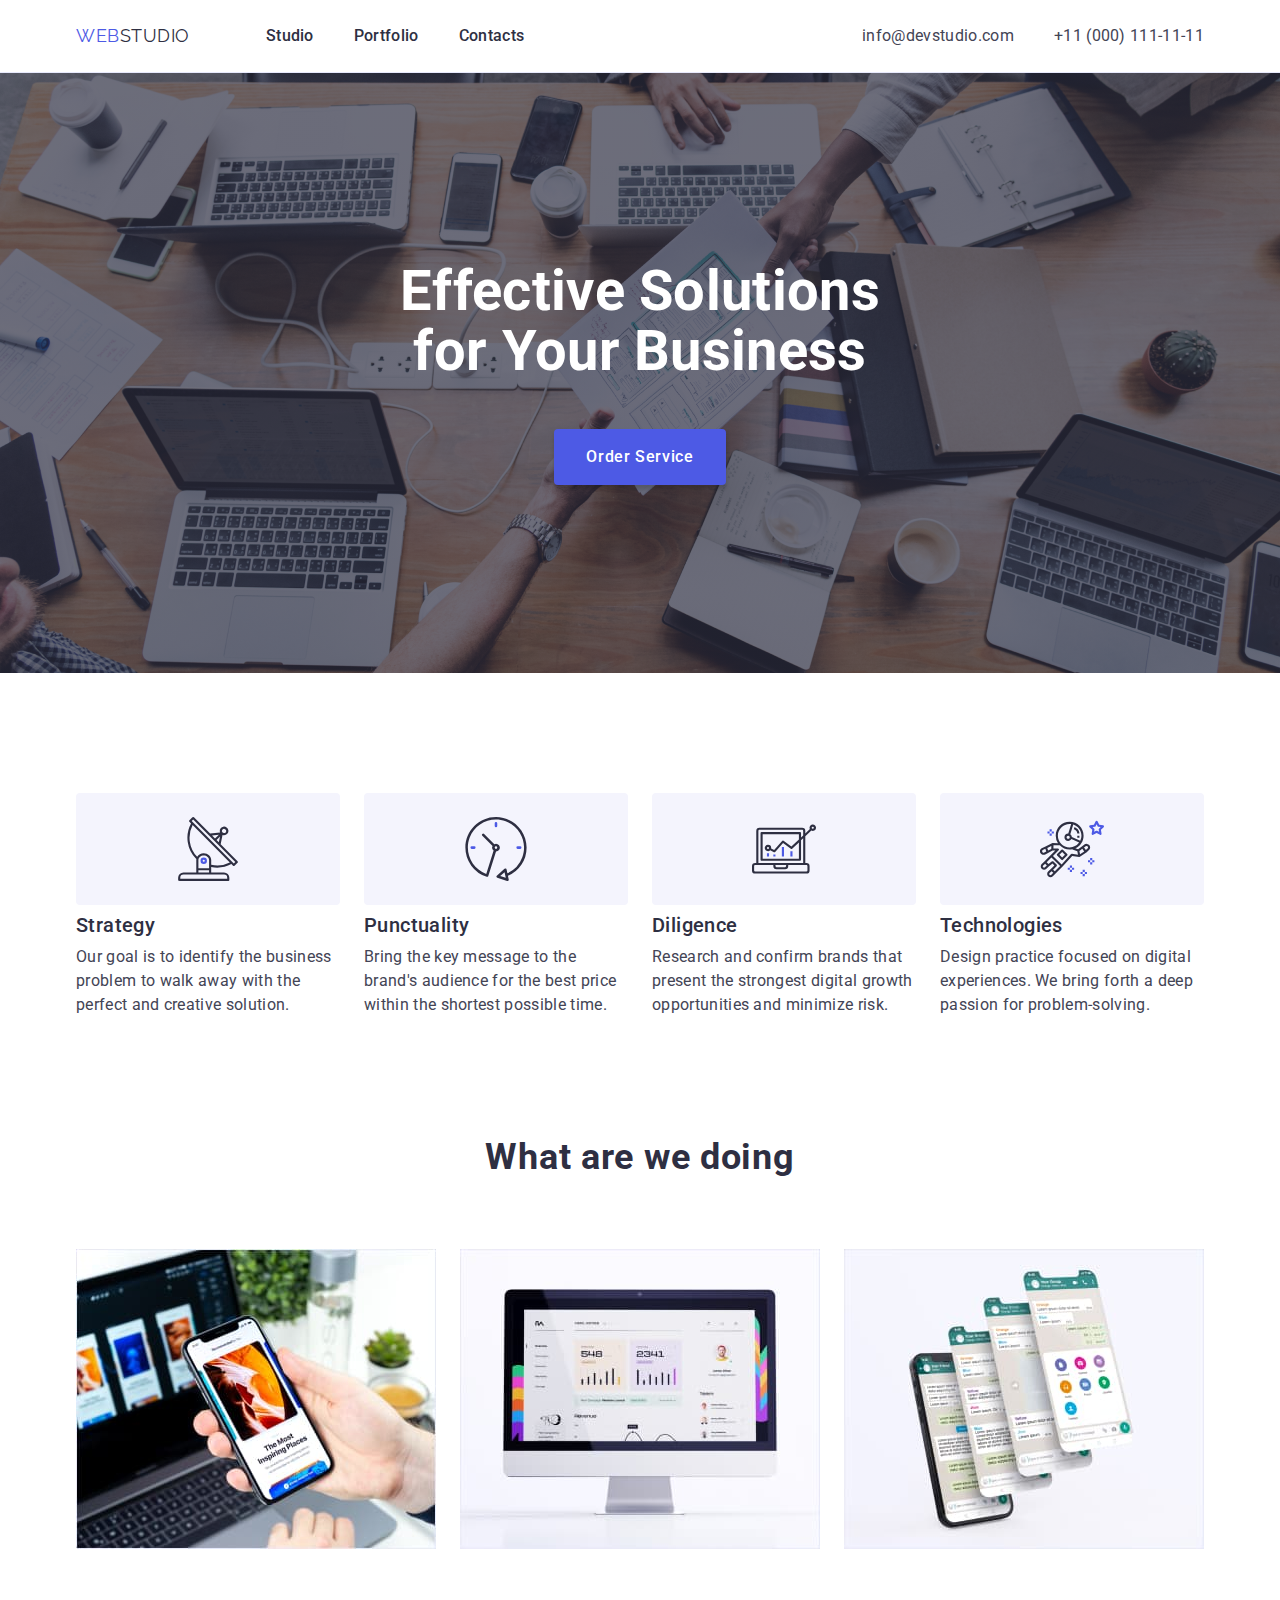
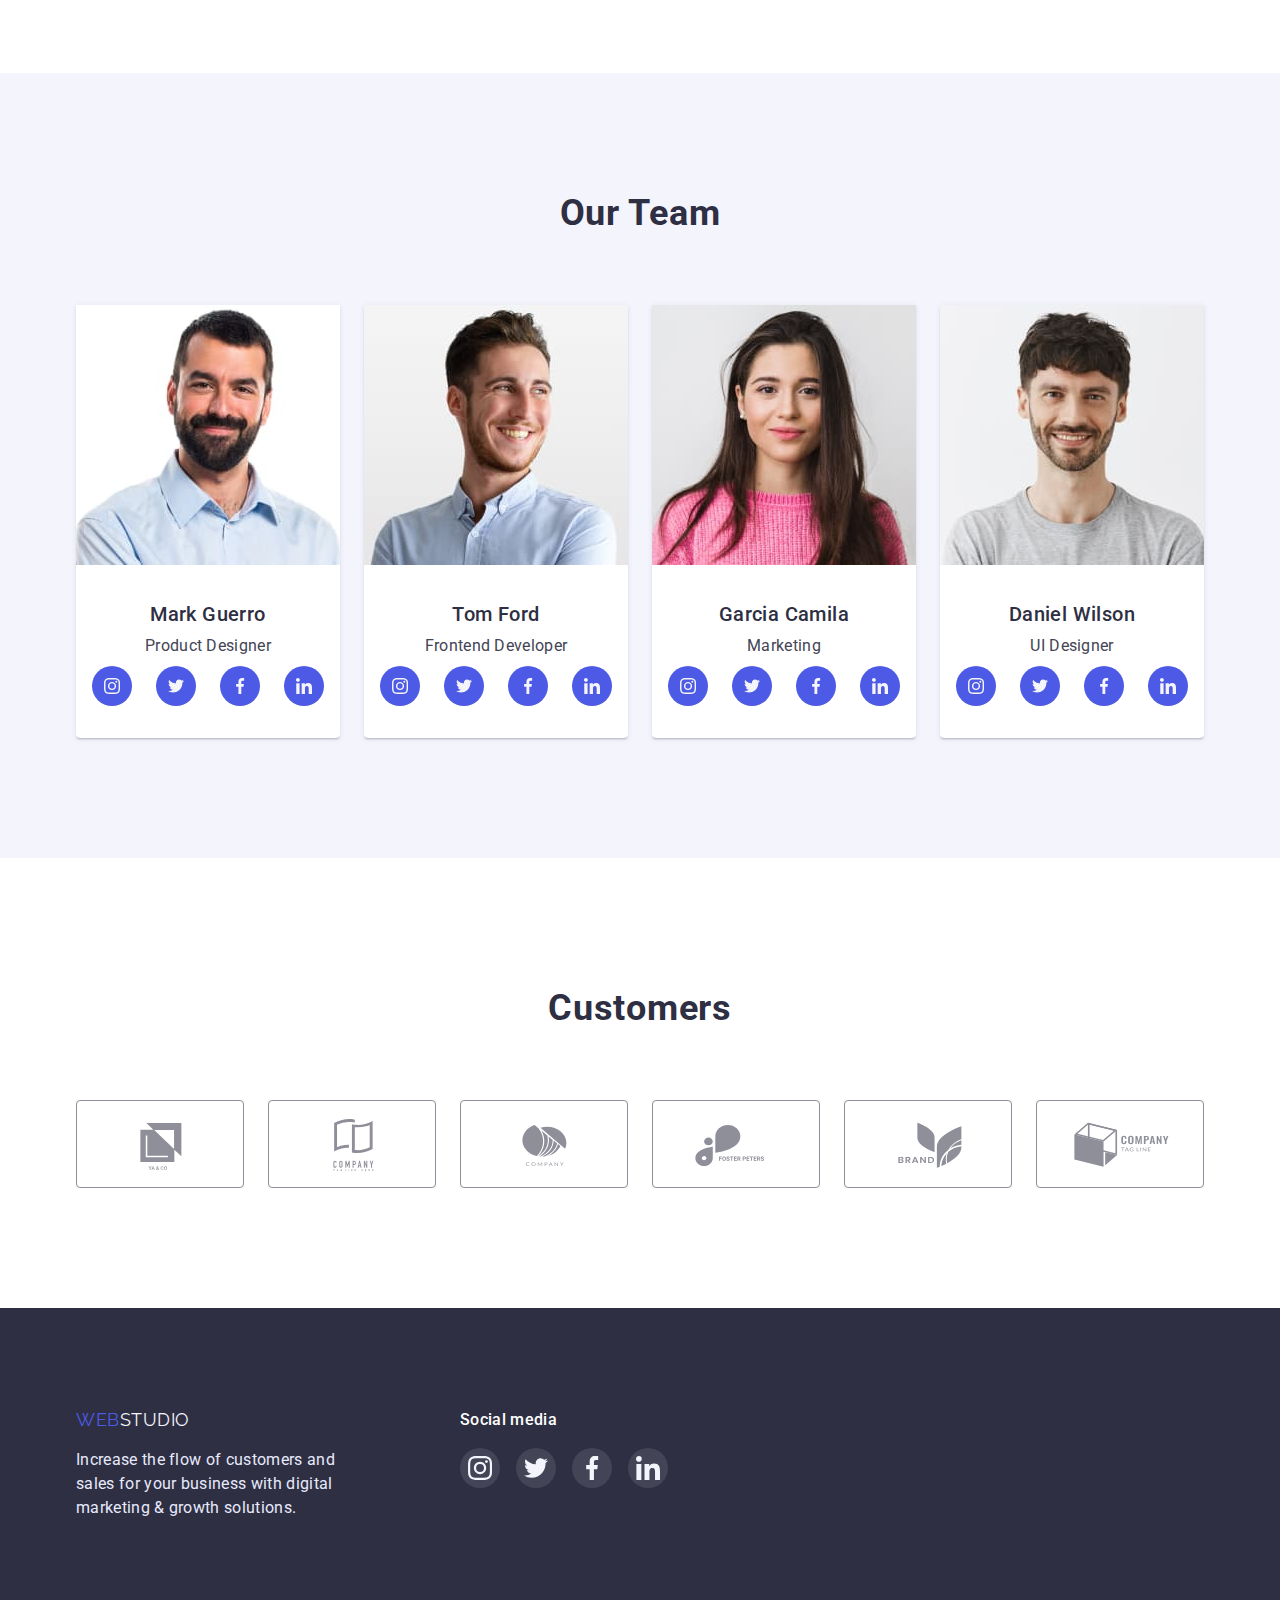
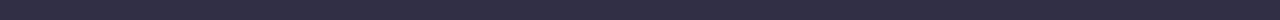
<file: index.html>
<!DOCTYPE html>
<html lang="en">
  <head>
    <meta charset="UTF-8" />
    <meta http-equiv="X-UA-Compatible" content="IE=edge" />
    <meta name="viewport" content="width=device-width, initial-scale=1.0" />
    <title>Homework</title>
    <!-- Fonts -->
    <link rel="preconnect" href="https://fonts.googleapis.com">
    <link rel="preconnect" href="https://fonts.gstatic.com" crossorigin>
    <link href="https://fonts.googleapis.com/css2?family=Raleway:wght@800&family=Roboto:wght@400;500;700&display=swap" rel="stylesheet">
    <!-- Custom styles -->
    <link rel="stylesheet" href="https://cdn.jsdelivr.net/npm/modern-normalize@1.1.0/modern-normalize.min.css">
    <link rel="stylesheet" href="./css/styles.css">
  </head>
  <body>
    <!--Top line-->
    <header class="header">
      
      <div class="header-container container">
     <a class="header-logo link" href="./index.html">WEB<span class="studio-letter">STUDIO</span></a>
     <nav class="header-nav">
        <ul class="header-list">
          <li><a href="./index.html" class="header-item link">Studio</a></li>
          <li><a href="./portfolio.html" class="header-item link">Portfolio</a></li>
          <li><a href="./portfolio.html" class="header-item link">Contacts</a></li>
        </ul>
      </nav>
      <address>
        <ul class="header-container">
        <li class="url"><a href="mailto:info@devstudio.com" class="address link">info@devstudio.com
        </a></li>
        <li class="url"><a href="tel:+110001111111" class="number link ">+11 (000) 111-11-11
        </a></li>
      </ul>
        </address>
</div>
    </header>

    <main>
    <!--Hero section-->
    <section class="hero-sec">
      <div class="hero-container container">
    
     
      <h1 class="caption">Effective Solutions for Your Business</h1>
    
   
      <!-- <div class="main-button"> -->
      <button type="button" class="hero-button">
        Order Service
      </button>
    </div>
    </section>
    <!--Main section-->
    <!--Section 1-->
    <section class="section">
      <div class="container">
        <ul class="main-links">
          <li class="main-border">
            <a class="feature" href aria-label="antenna link">
              <svg class="rectangles" width="64" height="64">
                <use href="./images/icons.svg#antenna"></use>
              </svg>
            </a>
          </li>
          <li>
            <a class="feature" href aria-label="antenna link">
              <svg class="rectangles" width="64" height="64">
                <use href="./images/icons.svg#clock"></use>
              </svg>
            </a>
          </li>
          <li>
            <a class="feature" href aria-label="antenna link">
              <svg class="rectangles" width="64" height="64">
                <use href="./images/icons.svg#diagram"></use>
              </svg>
            </a>
          </li>
          <li>
            <a class="feature" href aria-label="antenna link">
              <svg class="rectangles" width="64" height="64">
                <use href="./images/icons.svg#astronaut"></use>
              </svg>
            </a>
          </li>
        </ul>
      <ul class="first-sec">

        <li class="list">
          


            <h3 class="point">Strategy</h3>
          <p class="pharagraphs">
            
            Our goal is to identify the business problem to walk away with the
            perfect and creative solution.
         
          </p>
       
        </li>
        <li class="list">
          
          <h3 class="point">Punctuality</h3>
          <p class="pharagraphs"> 
            Bring the key message to the brand's audience for the best price
            within the shortest possible time.
          
          </p>
        
        </li>
        <li class="list">
          
          <h3 class="point">Diligence</h3>
          <p class="pharagraphs">
            
            Research and confirm brands that present the strongest digital
            growth opportunities and minimize risk.
          
          </p>
        </li>
        <li class="list">
          <h3 class="point">Technologies</h3>
          <p class="pharagraphs">
          
            Design practice focused on digital experiences. We bring forth a
            deep passion for problem-solving.
          
          </p>
        </li>
      </ul>
    </div>
    </section>
    <!--Section 2-->
    
    <section class="section subtitle">
      <div class="container">
      <h2 class="text">What are we doing</h2>
      <ul class="second-sec">
        <li class="list"><img src="./images/rectangle.jpg" alt="Our statistics" width="360" height="300" ></li>
        <li class="list"><img src="./images/rectangle1.jpg" alt="Communication in social media" width="360" height="300" ></li>
        <li class="list"><img src="./images/rectangle2.jpg" alt="Inspiring places" width="360" height="300" ></li>
      </ul>
    </section>


    <!--Section 3-->
    <section class="section third-sec">
      <div class="container">
      <h2 class="banner">Our Team</h2>
      <ul class="team">
        <div class="border-box">
        <li class="list"><img src="./images/img1.jpg" alt="Team member (Mark Guerro)" width="264" height="260" />
          <div class="boxes">
        <h3 class="names">Mark Guerro</h3>
        <p class="subjects">Product Designer</p>
        <ul class="society-items">
          <li>
            <a class="society-links" href aria-label="Instagram link">
              <svg class="society-icon" width="16" height="16">
                <use href="./images/icons.svg#instagram"></use>
              </svg>
            </a>
          </li>
          <li>
            <a class="society-links" href aria-label="Twitter link">
              <svg class="society-icon" width="16" height="16">
                <use href="./images/icons.svg#twitter"></use>
              </svg>
            </a>
          </li>
          <li>
            <a class="society-links" href aria-label="Facebook link">
              <svg class="society-icon" width="16" height="16">
                <use href="./images/icons.svg#facebook"></use>
              </svg>
            </a>
          </li>
          <li>
            <a class="society-links" href aria-label="Linkedin link">
              <svg class="society-icon" width="16" height="16">
                <use href="./images/icons.svg#linkedin"></use>
              </svg>
            </a>
          </li>
        </ul>
      </div>
      </div>
        </li>
        <div class="border-box">
        <li class="list"><img src="./images/img2.jpg" alt=" Team member (Tom Ford)" width="264" height="260" />
          <div class="boxes">
        <h3 class="names">Tom Ford</h3>
        <p class="subjects">Frontend Developer</p>
        <ul class="society-items">
          <li>
            <a class="society-links" href aria-label="Instagram link">
              <svg class="society-icon" width="16" height="16">
                <use href="./images/icons.svg#instagram"></use>
              </svg>
            </a>
          </li>
          <li>
            <a class="society-links" href aria-label="Twitter link">
              <svg class="society-icon" width="16" height="16">
                <use href="./images/icons.svg#twitter"></use>
              </svg>
            </a>
          </li>
          <li>
            <a class="society-links" href aria-label="Facebook link">
              <svg class="society-icon" width="16" height="16">
                <use href="./images/icons.svg#facebook"></use>
              </svg>
            </a>
          </li>
          <li>
            <a class="society-links" href aria-label="Linkedin link">
              <svg class="society-icon" width="16" height="16">
                <use href="./images/icons.svg#linkedin"></use>
              </svg>
            </a>
          </li>
        </ul>
      </div>
    </div>
        </li>
        <div class="border-box">
        <li class="list"><img src="./images/img3.jpg" alt="Team member (Camila Garcia)" width="264" height="260" />
          <div class="boxes">
        <h3 class="names">Garcia Camila</h3>
        <p class="subjects">Marketing</p>
        <ul class="society-items">
          <li>
            <a class="society-links" href aria-label="Instagram link">
              <svg class="society-icon" width="16" height="16">
                <use href="./images/icons.svg#instagram"></use>
              </svg>
            </a>
          </li>
          <li>
            <a class="society-links" href aria-label="Twitter link">
              <svg class="society-icon" width="16" height="16">
                <use href="./images/icons.svg#twitter"></use>
              </svg>
            </a>
          </li>
          <li>
            <a class="society-links" href aria-label="Facebook link">
              <svg class="society-icon" width="16" height="16">
                <use href="./images/icons.svg#facebook"></use>
              </svg>
            </a>
          </li>
          <li>
            <a class="society-links" href aria-label="Linkedin link">
              <svg class="society-icon" width="16" height="16">
                <use href="./images/icons.svg#linkedin"></use>
              </svg>
            </a>
          </li>
        </ul>
      </div>
      </div>
        </li>
        <div class="border-box">
        <li class="list"><img src="./images/img4.jpg" alt="Team member (Daniel Wilson)" width="264" height="260" />
          <div class="boxes">
        <h3 class="names">Daniel Wilson</h3>
        <p class="subjects">UI Designer</p>
        <ul class="society-items">
          <li>
            <a class="society-links" href aria-label="Instagram link">
              <svg class="society-icon" width="16" height="16">
                <use href="./images/icons.svg#instagram"></use>
              </svg>
            </a>
          </li>
          <li>
            <a class="society-links" href aria-label="Twitter link">
              <svg class="society-icon" width="16" height="16">
                <use href="./images/icons.svg#twitter"></use>
              </svg>
            </a>
          </li>
          <li>
            <a class="society-links" href aria-label="Facebook link">
              <svg class="society-icon" width="16" height="16">
                <use href="./images/icons.svg#facebook"></use>
              </svg>
            </a>
          </li>
          <li>
            <a class="society-links" href aria-label="Linkedin link">
              <svg class="society-icon" width="16" height="16">
                <use href="./images/icons.svg#linkedin"></use>
              </svg>
            </a>
          </li>
        </ul>
      </div>
      </div>
        </li>
      </ul> 
      </div>
    </section>
    <!-- Section 4 -->
    <section class="section customers">
      <div class="container">
      <h2 class="text">Customers</h2>
      <ul class="custom-items">
        <li class="border-customers">
          <a class="custom-links" href aria-label="YA&CO">
          <svg class="custom-icon">
            <use href="./images/icons.svg#logo_1"></use>
          </svg>
        </a>
        </li>
        <li class="border-customers">
          <a class="custom-links" href aria-label="Company-1">
          <svg class="custom-icon">
            <use href="./images/icons.svg#logo_2"></use>
          </svg>
        </a>
        </li>
        <li class="border-customers">
          <a class="custom-links" href aria-label="Company-2">
          <svg class="custom-icon">
            <use href="./images/icons.svg#logo_3"></use>
          </svg>
        </a>
        </li>
        <li class="border-customers">
          <a class="custom-links" href aria-label="Foster peters">
          <svg class="custom-icon" >
            <use href="./images/icons.svg#logo_4"></use>
          </svg>
        </a>
        </li>
        <li class="border-customers">
          <a class="custom-links" href aria-label="Brand">
          <svg class="custom-icon">
            <use href="./images/icons.svg#logo_5"></use>
          </svg>
        </a>
        </li>
        <li class="border-customers">
          <a class="custom-links" href aria-label="Company-3">
          <svg class="custom-icon" >
            <use href="./images/icons.svg#logo_6"></use>
          </svg>
        </a>
        </li>
      </ul>
    </div>
    </section>

</main>
    <!--Footer-->
      <footer class="footer">
        <div class="container">
          <div class="social-media-container">
          <div class="left-side-footer">
        <a href="./index.html" class="footer-logo link">WEB<span class="studio-letter-2">STUDIO</span></a>
      <p class="desc">
        Increase the flow of customers and sales for your business with digital
        marketing & growth solutions.
      </p>
    </div>
      <div class="right-side-footer">
      <h5 class="social-media">Social media</h5>  
      <ul class="society-footer">
        <li>
          <a class="soc-links" href aria-label="Instagram link">
            <svg class="" width="24" height="24">
              <use href="./images/icons.svg#instagram">
              </use>
            </svg>
          </a>
        </li>
        <li>
          <a class="soc-links" href aria-label="Twitter link">
          <svg class="" width="24" height="24">
            <use href="./images/icons.svg#twitter">
            </use>
          </svg>
        </a></li>
        <li>
          <a class="soc-links" href aria-label="Facebook link">
          <svg class="" width="24" height="24">
            <use href="./images/icons.svg#facebook">
            </use>
          </svg>
        </a></li>
        <li>
          <a class="soc-links" href aria-label="Linkedin link">
          <svg class="" width="24" height="24">
            <use href="./images/icons.svg#linkedin">
            </use>
          </svg>
        </a></li>
      </ul>
    </div>
  </div>
    </div>
    </footer>
  </body>
</html>
</file>
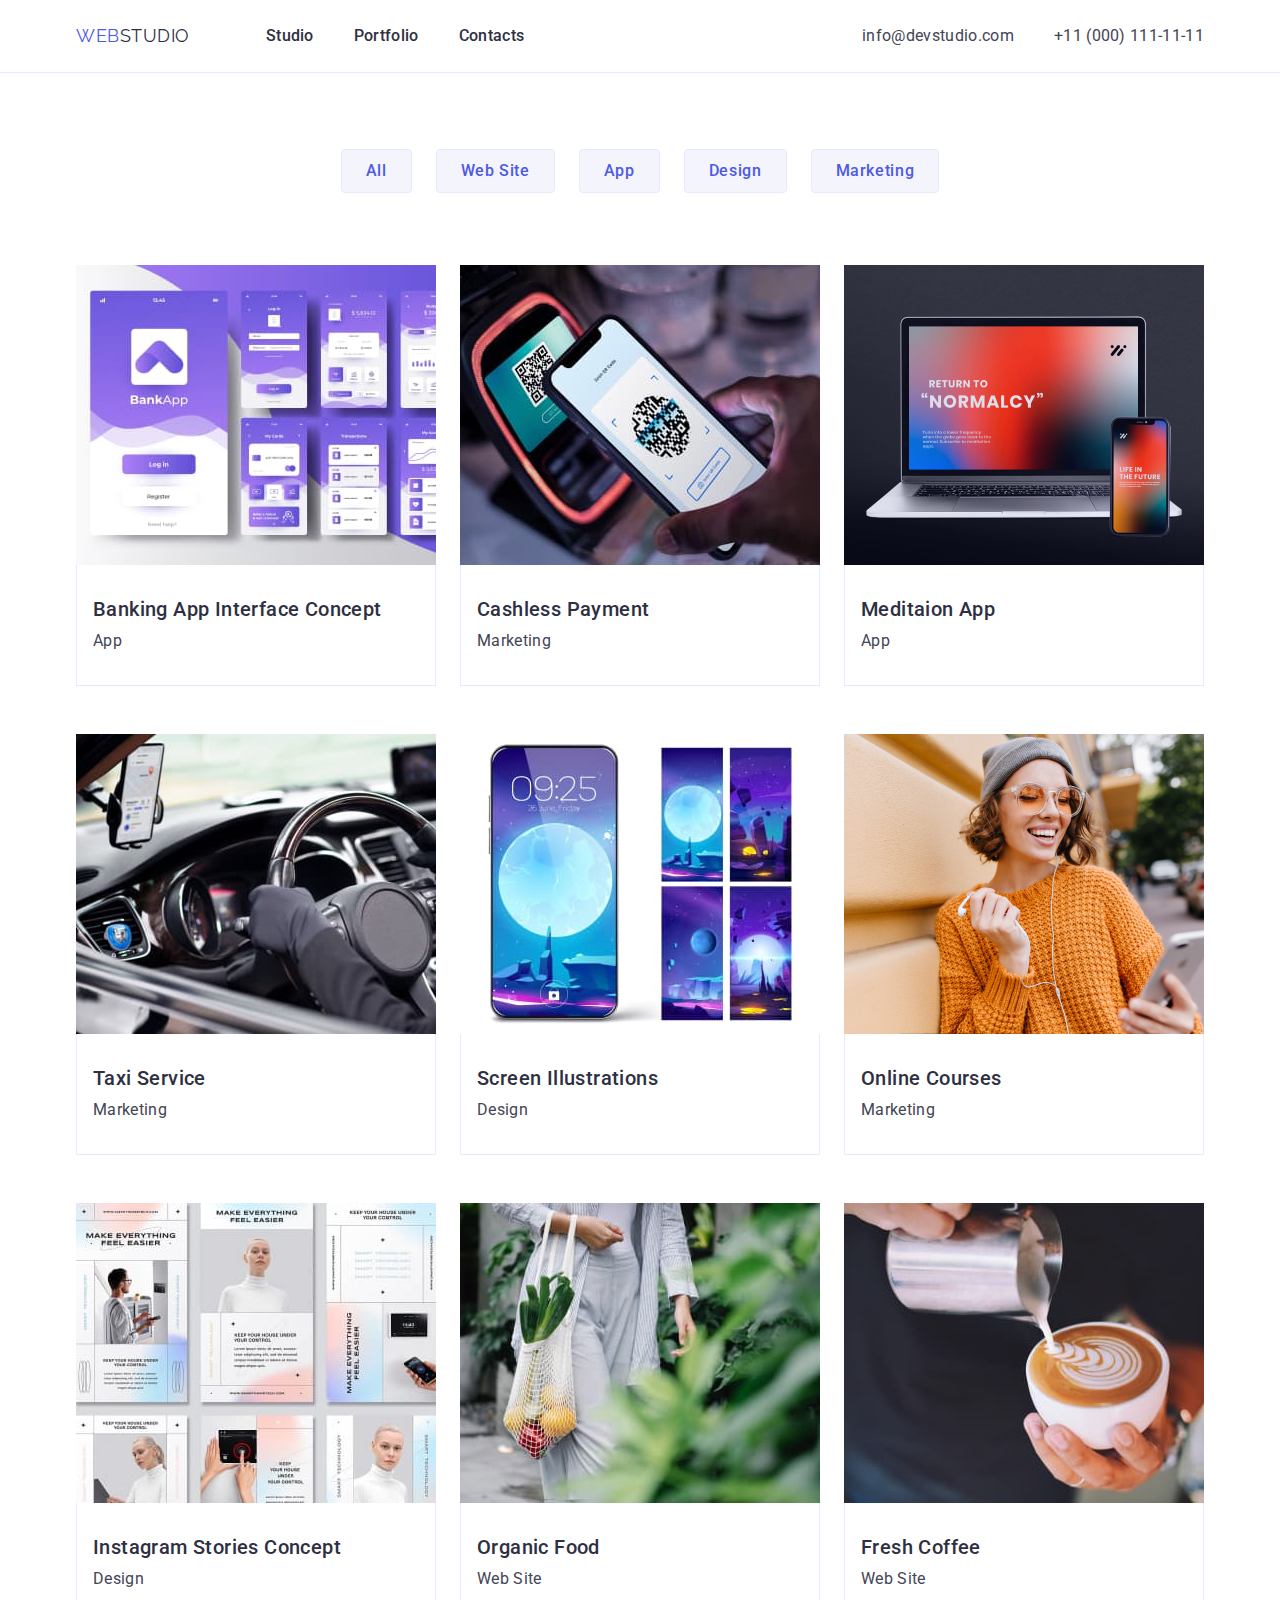
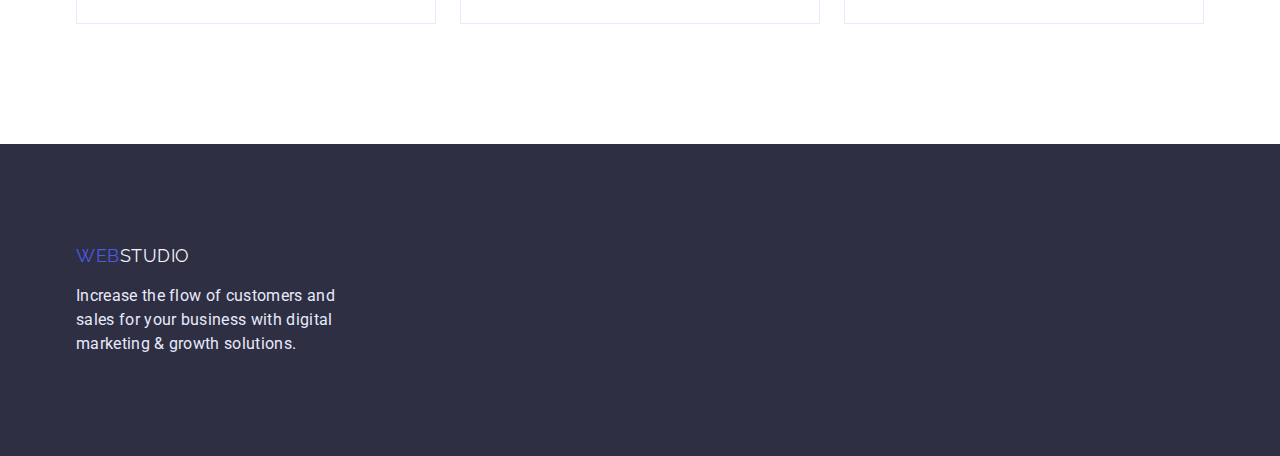
<file: portfolio.html>
<!DOCTYPE html>
<html lang="en">
<head>
    <meta charset="UTF-8">
    <meta http-equiv="X-UA-Compatible" content="IE=edge">
    <meta name="viewport" content="width=device-width, initial-scale=1.0"> 
    <title>Portfolio</title>
    <!-- Fonts -->
    <link rel="preconnect" href="https://fonts.googleapis.com">
    <link rel="preconnect" href="https://fonts.gstatic.com" crossorigin>
    <link href="https://fonts.googleapis.com/css2?family=Raleway:wght@800&family=Roboto:wght@400;500;700&display=swap" rel="stylesheet">
    <!-- Custom styles -->
    <link rel="stylesheet" href="https://cdn.jsdelivr.net/npm/modern-normalize@1.1.0/modern-normalize.min.css">
    <link rel="stylesheet" href="./css/styles.css">
</head>
<body>
    <!--Top line-->
    <header class="header">
      <div class="header-container container">
        <a class="header-logo link" href="./index.html">WEB<span class="studio-letter">STUDIO</span></a>
        <nav class="header-nav">
           <ul class="header-list list">
             <li><a href="./index.html" class="header-item link">Studio</a></li>
             <li><a href="./portfolio.html" class="header-item link">Portfolio</a></li>
             <li><a href="./portfolio.html" class="header-item link">Contacts</a></li>
           </ul>
         </nav>
         <address>
           <ul class="header-container">
           <li class="url"><a href="mailto:info@devstudio.com" class="address link">info@devstudio.com
           </a></li>
           <li class="url"><a href="tel:+110001111111" class="number link ">+11 (000) 111-11-11
           </a></li>
         </ul>
           </address>
     </div>
      </header>
      <!--Filters & Rows-->
      
      <section class="section upper">
        <div class="container">
        <ul class="sec-btns flex-basis">   
        <li><button type="button" class="buttons-list">All</button></li>
        <li><button type="button" class="buttons-list">Web Site</button></li>
        <li><button type="button" class="buttons-list">App</button></li>
        <li><button type="button" class="buttons-list">Design</button></li>
        <li><button type="button" class="buttons-list">Marketing</button></li>
      </ul>
      
      <ul class="flexbox-container backdown flex-basis"> 
        
            <li class="cont-item"><a class="link" href="./portfolio.html"><img class="images" src="./images/img.p1.jpg" alt="Banking app" width="360" height="300">
              
              <div class="jobs">
            <h2 class="features">Banking App Interface Concept</h2>
            <p class="pharagraphs">App</p></a></div></li>

            
            <li class="cont-item"><a class="link" href="./portfolio.html"><img class="images" src="./images/img.p2.jpg" alt="Cashless payment" width="360" height="300">
              <div class="jobs">
            <h2 class="features">Cashless Payment</h2>
            <p class="pharagraphs">Marketing</p></a></div></li>
            
            <li class="cont-item"><a class="link" href="./portfolio.html"><img class="images" src="./images/img.p3.jpg" alt="Meditation app" width="360" height="300">
              <div class="jobs">
            <h2 class="features">Meditaion App</h2>
            <p class="pharagraphs">App</p></a></div></li>
            
            <li class="cont-item"><a class="link" href="./portfolio.html"><img class="images" src="./images/img.p4.jpg" alt="Taxi service" width="360" height="300">
              <div class="jobs">
            <h2 class="features">Taxi Service</h2>
            <p class="pharagraphs">Marketing</p></a></div></li>
            
            <li class="cont-item"><a class="link" href="./portfolio.html"><img class="images" src="./images/img.p5.jpg" alt="Screen illustrations" width="360" height="300">
              <div class="jobs">
            <h2 class="features">Screen Illustrations</h2>
            <p class="pharagraphs">Design</p></a></div></li>
            
            <li class="cont-item"><a class="link" href="./portfolio.html"><img class="images" src="./images/img.p6.jpg" alt="Online courses" width="360" height="300">
              <div class="jobs">
            <h2 class="features">Online Courses</h2>
            <p class="pharagraphs">Marketing</p></a></div></li>
            <!-- <div class="borders"> -->
            <li class="cont-item"><a class="link" href="./portfolio.html"><img class="images" src="./images/img.p7.jpg" alt="Instagram stories concept" width="360" height="300">
              <div class="jobs">
            <h2 class="features">Instagram Stories Concept</h2>
            <p class="pharagraphs">Design</p></a></div></li>
         
            <li class="cont-item"><a class="link" href="./portfolio.html"><img class="images" src="./images/img.p8.jpg" alt="Organic food" width="360" height="300">
              <div class="jobs">
            <h2 class="features">Organic Food</h2>
            <p class="pharagraphs">Web Site</p></a></div></li>
            
            <li class="cont-item"><a class="link" href="./portfolio.html"><img class="images" src="./images/img.p9.jpg" alt="Fresh coffee" width="360" height="300">
              <div class="jobs">
            <h2 class="features">Fresh Coffee</h2>
            <p class="pharagraphs">Web Site</p></a></div></li>
           
      </ul>
    </div>
      </section>
      <!--Footer-->
      <footer class="footer">
        <div class="container">
        <a href="./index.html" class="footer-logo link">WEB<span class="studio-letter-2">STUDIO</span></a>
      <p class="desc">
        Increase the flow of customers and sales for your business with digital
        marketing & growth solutions.
      </p>
    </div>
    </footer>
  </body>
</html>
</file>
<file: css/styles.css>
:root{

/* Text colors */
    
    --primary-txt-cl: #2E2F42;
    --secondary-txt-cl: #434455 ;
    --other-txt-cl: #FFFFFF;
    --accent-txt-cl: #4D5AE5;

/* BG colors */

    --primary-bg-cl: #FFFFFF;
    --secondary-bg-cl: #2E2F42;
    --other-bg-cl: #F4F4FD;
    --accent-bg-cl: #4D5AE5;

/* Others */
    --primary-other-cl: #404BBF;
    --secondary-other-cl: #E7E9FC;
    --other-cl: #F4F4FD;
    --light-slate: #8E8F99;
    --green-blue: #31D0AA;

/* Block model */
    --items: 3;
    --idnent: 24px; 
    --main-items: 4;

}

body{
    background-color: var(--primary-bg-cl);
    color: var(--primary-txt-cl);
    letter-spacing: 0.02em;
    font-family: 'Roboto', sans-serif;
}
/* Header */

.header{
    
    border-bottom: 1px solid #E7E9FC;

} 
.header-container{
    display: flex;
    align-items: center;
    padding-left: 0px;
    padding-right: 0px;
}
.logo{
    font-size: 18px;
    line-height: calc(24/18);
    font-family: 'Raleway', sans-serif;
    color: var(--accent-txt-cl);
    letter-spacing: 0.03em;

}

.header-logo{
    font-size: 18px;
    line-height: calc(24/18);
    font-family: 'Raleway', sans-serif;
    color: var(--accent-txt-cl);
    letter-spacing: 0.03em;
    margin-right: 76px;
    padding-top: 24px;
    padding-bottom: 24px;
}
.studio-letter{
    color: var(--primary-txt-cl);
}
.header-item{
    font-weight: 500;
    color: var(--primary-txt-cl);
    text-decoration: none;
    line-height:calc(24/16);
    padding-top: 24px;
    padding-bottom: 24px;
}
.header-list{
    display: flex;
    align-items: center;
    gap: 40px;
    list-style: none;   
    padding-left: 0px;
}
.header-nav{
    display: flex;
    align-items: center;
    gap: 40px;
    margin-right: auto;
}
.link:hover,
.link:focus{
    color: var(--accent-txt-cl);
}

.address{
    color: var(--secondary-txt-cl);
    text-decoration: none;
    font-style: normal;
    line-height: calc(24/16);
    margin-right: 40px;
    padding-top: 24px;
    padding-bottom: 24px;
}
.address:hover,
.address:focus {
 color: var(--primary-other-cl);
}
.number{
    color: var(--secondary-txt-cl);
    text-decoration: none;
    font-style: normal;
    line-height: calc(24/16);
    padding-top: 24px;
    padding-bottom: 24px;
}
.link{
    text-decoration: none;
}
.url{
    list-style: none;
}
.list{
    list-style: none;
    flex-basis: calc((100% - var(--idnent) * 2) / var(--main-items));
}   
.links{
    font-weight: 500;
    color: var(--primary-txt-cl);
    text-decoration: none;
    line-height:calc(24/16);
}

/* Hero section */

.caption{
    width: 494px;
    color: var(--other-txt-cl);
    font-size: 56px;
    line-height: calc(60/56);
    text-align: center; 
    margin: 0 auto;
    margin-bottom: 48px;
    
}

.hero-sec{
    background-color: var(--secondary-bg-cl);
    padding-top: 188px;
    padding-bottom: 188px;
    background-image: linear-gradient(rgba(46, 47, 66, 0.7), rgba(46, 47, 66, 0.7)),url(../images/people-office.png);
    max-width: 1440px;
    margin-left: auto;
    margin-right: auto;
    background-position: center;
    background-repeat: no-repeat;


}
.hero-container{
    margin: 0 auto;
}
.hero-button{
    background-color: var(--accent-bg-cl);
    cursor: pointer;
    color: var(--other-txt-cl);
    font-family: 'Roboto', sans-serif;
    font-weight: 500;
    font-size: 16px;
    line-height: calc(24/16);
    padding: 16px 32px;
    box-shadow: 0px 4px 4px rgba(0, 0, 0, 0.15);
    border-radius: 4px;
    margin: 0 auto;
    display: flex;  
    border: none;
    letter-spacing: 0.04em;
}

.hero-button:hover,
.hero-button:focus{
    background-color: var(--primary-other-cl);
} 

/* First section */

.main-links{
    align-items: center;
    display: flex;
    justify-content: center;
    gap: 24px;
    margin-bottom: 8px;
}

.feature{
    width: 264px;
    height: 112px;
    align-items: center;
    display: flex;
    justify-content: center;
    border-radius: 4px;
    background-color: var(--other-bg-cl);
}

.first-sec{
    display: flex;
    gap: 24px;
    align-items: center;  
}
.pharagraphs{
    color:var(--secondary-txt-cl);
    line-height: calc(24/16);
    margin-top: 8px;
}
.point{
    font-size: 20px;
    line-height: calc(24/20);
    letter-spacing: 0.02em;
    font-weight: 500;
    margin-bottom: 8px;   
}
.rectangles{
    
    background-color: var(--other-bg-cl);
    align-items: center;
    display: flex;
    justify-content: center;
    border-radius: 4px;

}

/* Second section */

.second-sec{
    align-items: center;
    display: flex;
    gap: 24px;
    margin-top: 72px;
    
    padding-left: 0px;
}
.text{
    font-size: 36px;
    line-height: calc(40/36);  
    color:var(--primary-txt-cl);
    letter-spacing: 0.02em;
    text-align: center;
}

/* Third section */

.third-sec{
    background-color: var(--other-bg-cl);
    
    
}
.banner{
    font-size: 36px;
    line-height: calc(40/36);
    color: var(--primary-txt-cl);
    letter-spacing: 0.02em;
    text-align: center;
}
.boxes{
    padding-top: 32px;
    padding-bottom: 32px;
}
.names{
    font-size: 20px;
    line-height: calc(24/20);
    letter-spacing: 0.02em;
    font-weight: 500;
    text-align: center;
    margin-bottom: 8px;
    margin: 0 auto;
}
.subjects{
    color:var(--secondary-txt-cl);
    line-height: calc(24/16);
    margin: 0 auto;
    text-align: center;
    margin-top: 8px;
    margin-bottom: 8px;
}
.team{
    align-items: center;
    display: flex;
    gap: 24px;
    padding-left: 0px;
    margin-top: 72px;
}
.society-items{
    display: flex;
    justify-content: center;
    align-items: center;
    gap: 24px;
}
.society-links{
    width: 40px; 
    height: 40px;
    border-radius: 50%;
    display: flex;
    align-items: center;
    justify-content: center;
    background-color: var(--accent-bg-cl);
}
.society-links:hover,
.society-links:focus{
    background-color: var(--primary-other-cl);
}
.border-box{
    background: #FFFFFF;
    box-shadow: 0px 1px 6px rgba(46, 47, 66, 0.08), 0px 1px 1px rgba(46, 47, 66, 0.16), 0px 2px 1px rgba(46, 47, 66, 0.08);
    border-radius: 0px 0px 4px 4px; 
}   
.member{
    width: 264px;
    height: 380px;
}

/* Fourth section */

.custom-items{
    display: flex;
    align-items: center;
    justify-content: center;
    gap: 24px;
    margin-top: 72px;
}
.border-customers{
    width: 168px;
    height: 88px;
}
.custom-links{
    width: 100%;
    height: 100%;
    display: flex;
    justify-content: center;
    align-items: center;
    border: 1px solid var(--light-slate);
    border-radius: 4px;
    fill: var(--light-slate);
}
.custom-icon{
    width: 104px;
    height: 56px; 
}   
.custom-links:hover,
.custom-links:focus{
    border: 1px solid #404BBF;
    border-radius: 4px;
   fill: var(--primary-other-cl);
}

/* Footer */


.footer{
    font-size: 18px;
    line-height: calc(21/18);
    padding-top: 100px;
    padding-bottom: 100px;
    background-color: var(--secondary-bg-cl);
}
.footer-logo{
    font-size: 18px;
    line-height: calc(24/18);
    font-family: 'Raleway', sans-serif;
    color: var(--accent-txt-cl);
    letter-spacing: 0.03em;
}
.desc{
    color: var(--secondary-other-cl);
    font-size: 16px;
    line-height: calc(24/16);
    letter-spacing: 0.02em;
    width: 264px;
    margin-top: 16px;
    margin-left: 0px;
}


.studio-letter-2{
    color: var(--other-cl);
}
.society-footer{
    display: flex;
    justify-items: center;
    gap: 16px;
}
.social-media{
    color: var(--other-txt-cl)  ;
    margin-bottom: 16px;
    font-size: 16px;
    font-weight: 500;
    letter-spacing: 0.02em;
    line-height: calc(24/16);
}
.soc-links{
    width: 40px; 
    height: 40px;
    border-radius: 50%;
    display: flex;
    align-items: center;
    justify-content: center;
    background-color: rgba(255, 255, 255, 0.1);
}
.soc-links:hover,
.soc-links:focus{
    background-color: var(--green-blue);
}
.social-media-container{
    display: flex;
}
.left-side-footer{
    width: 264px;
}
.right-side-footer{
    width: 208px;
    margin-left: 120px;
}
/* Portfolio */
.flex-basis{
    flex-basis: calc((100% - var(--idnent) * 2) / var(--items));
}

.buttons-list{
    padding: 12px 24px;
    border: 1px solid #E7E9FC;
    border-radius: 4px;
    background-color: var(--other-cl);
    color: var(--accent-bg-cl);
    letter-spacing: 0.04em;
    font-weight: 500;
    font-size: 16px;
    font-family: 'Roboto', sans-serif;  
    cursor: pointer;  

}

.buttons-list:hover,
.buttons-list:focus{
    color: var(--other-txt-cl);
    background-color: var(--primary-other-cl);
    box-shadow: 0px 4px 4px rgba(0, 0, 0, 0.15);
}
.cards:hover,
.cards:focus{
    box-shadow: 0px 1px 6px rgba(46, 47, 66, 0.08), 0px 1px 1px rgba(46, 47, 66, 0.16), 0px 2px 1px rgba(46, 47, 66, 0.08);
}
.images{
    display: block;
}
.features{
    font-size: 20px;
    line-height: calc(24/20);
    color: var(--primary-txt-cl);
    letter-spacing: 0.02em;
    font-weight: 500;
    margin-top: auto;
    
}

.profession{
    width: calc(100% - var(--idnent) * 2) /var(--items);
}

.container{
    width: 1158px;
    padding-left: 15px;
    padding-right: 15px;
    margin-left: auto;
    margin-right: auto;
    
}
.sec-btns{
    display: flex;
    justify-content: center;  
    gap: 24px;
    margin-bottom: 72px;
    margin-left: 0px;
    padding-left: 0px;
    list-style: none;
}
.sec-links{
    display: flex;
}
.flexbox-container{
    display: flex;
    flex-wrap: wrap;
    gap: 48px 24px;
    
}
.jobs{
    padding-top: 32px;
    padding-bottom: 32px;
    padding-left: 16px;
    background: #FFFFFF;
    border-left: 1px solid #E7E9FC;
    border-right: 1px solid #E7E9FC;
    border-bottom: 1px solid #E7E9FC;
    
}
.border{
    background: #FFFFFF;


border: 1px solid #E7E9FC;
}
.section{
    padding-top: 120px;
    padding-bottom: 120px;
    
}
.customers{
    padding-top: 130px;
}
.subtitle{
    padding-top: 0;
}
.upper{
    padding-top: 76px;
}
.cont-item{
    flex-basis: calc((100% - var(--idnent) * 2) / var(--items));
    list-style: none;
}
.borders{
    background: #FFFFFF;
    border: 1px solid #E7E9FC;
    
}
.backdown{
    padding: 0px;
    margin: 0px;
}
h1,
h2,
h3,
h4,
h5,
h6,
p,
ul{
    margin: 0 auto;
    padding: 0px;
    list-style: none;
}
</file>
